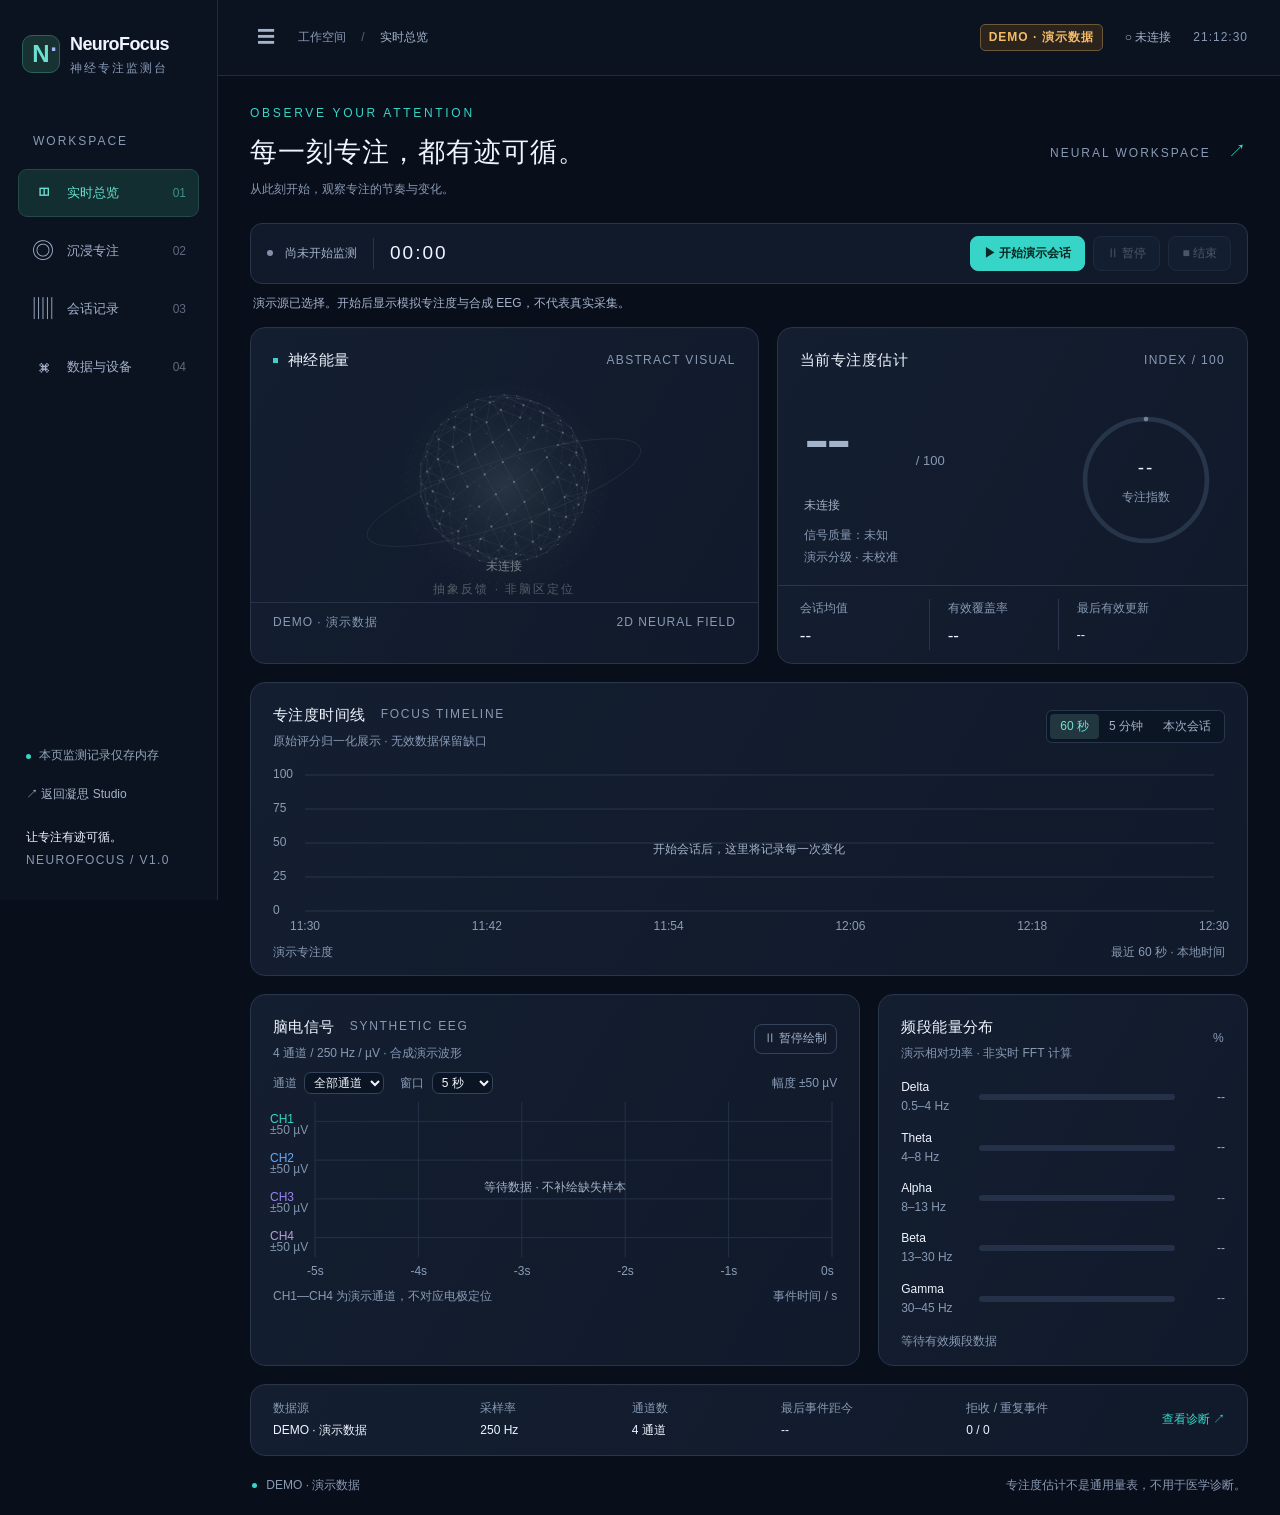
<file: web/neurofocus/index.html>
<!doctype html>
<html lang="zh-CN">
<head>
  <meta charset="utf-8"><meta name="viewport" content="width=device-width,initial-scale=1">
  <meta name="description" content="NeuroFocus 神经专注监测台。可追溯的演示数据、专注趋势与合成 EEG 可视化。">
  <title>NeuroFocus · 神经专注监测台</title>
  <link rel="icon" href="data:image/svg+xml,%3Csvg xmlns='http://www.w3.org/2000/svg' viewBox='0 0 40 40'%3E%3Crect width='40' height='40' rx='10' fill='%23090e1b'/%3E%3Cpath d='M5 21h8l4-10 6 19 4-9h8' fill='none' stroke='%2337d5c7' stroke-width='3'/%3E%3C/svg%3E">
  <link rel="stylesheet" href="./style.css">
</head>
<body>
<a class="skip-link" href="#main">跳到主内容</a>
<div class="shell">
  <aside class="rail">
    <a class="brand" href="#/dashboard" aria-label="NeuroFocus 首页"><span class="brand-mark">N<span>·</span></span><span class="brand-name">NeuroFocus<small>神经专注监测台</small></span></a>
    <span class="nav-caption">WORKSPACE</span>
    <nav id="workspace-nav" aria-label="主导航">
      <a href="#/dashboard" data-route="dashboard"><span class="nav-icon">◫</span><span>实时总览</span><i>01</i></a>
      <a href="#/focus" data-route="focus"><span class="nav-icon">◎</span><span>沉浸专注</span><i>02</i></a>
      <a href="#/analysis" data-route="analysis"><span class="nav-icon">▥</span><span>会话记录</span><i>03</i></a>
      <a href="#/device" data-route="device"><span class="nav-icon">⌘</span><span>数据与设备</span><i>04</i></a>
    </nav>
    <div class="rail-bottom"><div class="local-indicator"><span></span> 本页监测记录仅存内存</div><a class="studio-link" href="../#/start">↗ 返回凝思 Studio</a><p>让专注有迹可循。</p><small>NEUROFOCUS / V1.0</small></div>
  </aside>
  <div class="workspace">
    <header class="topbar"><button id="nav-collapse" class="nav-collapse" aria-label="收起导航" aria-expanded="true" aria-controls="workspace-nav">☰</button><div class="breadcrumb">工作空间 <span>/</span> <b id="page-name">实时总览</b></div><div class="top-status"><span id="source-badge" class="source-tag">DEMO <span>演示数据</span></span><span id="connection" class="connection">○ 未连接</span><time id="wall-clock">--:--:--</time></div></header>
    <main id="main" tabindex="-1">
      <div class="page-heading"><div><div class="eyebrow">OBSERVE YOUR ATTENTION</div><h1 id="page-title">每一刻专注，都有迹可循<span>。</span></h1><p id="page-description">从此刻开始，观察专注的节奏与变化。</p></div><span class="workspace-label">NEURAL WORKSPACE <span>↗</span></span></div>
      <div class="session-bar"><div class="session-info"><span class="pulse-dot"></span><span id="session-label">尚未开始会话</span><time id="session-clock">00:00</time></div><div class="session-actions"><button id="start" class="primary">▶ 开始演示会话</button><button id="pause" disabled>Ⅱ 暂停</button><button id="stop" disabled>■ 结束</button></div></div>
      <div id="announcement" class="notice" role="status" aria-live="polite">演示源已选择。开始后显示模拟专注度与合成 EEG，不代表真实采集。</div>

      <section id="dashboard-page" class="page-section" aria-label="实时总览">
        <div class="hero-grid">
          <article class="panel orb-panel"><div class="panel-heading"><h2><span class="tiny-square"></span> 神经能量</h2><span class="quiet-tag">ABSTRACT VISUAL</span></div><div id="orb" class="orb idle" role="img" aria-label="抽象神经能量球，非真实脑区活动图"><svg viewBox="0 0 440 330" aria-hidden="true"><defs><radialGradient id="orb-fill"><stop stop-color="#32d4c4" stop-opacity=".32"/><stop offset=".62" stop-color="#278995" stop-opacity=".12"/><stop offset="1" stop-color="#5378d4" stop-opacity="0"/></radialGradient><linearGradient id="orb-line" x1="0" y1="0" x2="1" y2="1"><stop stop-color="#77eddb"/><stop offset=".5" stop-color="#398fbd"/><stop offset="1" stop-color="#a693e8"/></linearGradient></defs><circle cx="220" cy="162" r="145" fill="url(#orb-fill)"/><g id="orb-lines" fill="none" stroke="url(#orb-line)" stroke-width=".7"></g><g id="orb-particles" fill="#80f0df"></g><ellipse cx="220" cy="171" rx="188" ry="42" fill="none" stroke="#526987" stroke-width=".5" transform="rotate(-18 220 171)"/><circle cx="220" cy="162" r="128" fill="none" stroke="#7e9cc2" stroke-width=".5" stroke-dasharray="2 9" opacity=".5"/></svg><div class="orb-caption"><span id="orb-status">等待演示信号</span><small>抽象反馈 · 非脑区定位</small></div></div><div class="orb-footer"><span id="orb-source"><i class="legend-dot"></i> 合成数据驱动</span><span>2D NEURAL FIELD</span></div></article>
          <article class="panel score-panel"><div class="panel-heading"><h2>当前专注度估计</h2><span class="quiet-tag">INDEX / 100</span></div><div class="score-layout"><div><div class="score-number"><span id="score">--</span><span>/ 100</span></div><div id="score-status" class="score-status">等待有效数据</div><p class="score-note"><span id="quality-status">信号质量：未知</span><br><span id="calibration-note">演示分级 · 未校准</span></p></div><div class="gauge"><svg viewBox="0 0 160 160" aria-hidden="true"><circle class="gauge-track" cx="80" cy="80" r="65"/><circle id="gauge-value" cx="80" cy="80" r="65" pathLength="100" stroke-dasharray="0 100"/></svg><div><span id="ring-score">--</span><small>专注指数</small></div></div></div><div class="score-stats"><div><small>会话均值</small><strong id="mean">--</strong></div><div><small>有效覆盖率</small><strong id="coverage">--</strong></div><div><small>最后有效更新</small><strong id="last-update">--</strong></div></div></article>
        </div>
        <article class="panel trend-panel"><div class="panel-heading"><div><h2>专注度时间线 <span class="heading-sub">FOCUS TIMELINE</span></h2><p class="panel-description">原始评分归一化展示 · 无效数据保留缺口</p></div><div class="segmented" role="group" aria-label="趋势时间范围"><button class="selected" data-range="60" aria-pressed="true">60 秒</button><button data-range="300" aria-pressed="false">5 分钟</button><button data-range="session" aria-pressed="false">本次会话</button></div></div><div class="chart-wrapper"><canvas id="trend" aria-label="专注度时间趋势，0 到 100，横轴为事件时间" role="img"></canvas><output id="trend-tooltip" class="chart-tooltip" hidden></output><span id="trend-empty" class="chart-empty">开始会话后，这里将记录每一次变化</span></div><div class="chart-footer"><span id="trend-legend"><i class="legend-dot"></i> 演示专注度</span><span id="trend-window">最近 60 秒 · 本地时间</span></div></article>
        <div class="data-grid"><article class="panel eeg-panel"><div class="panel-heading"><div><h2>脑电信号 <span id="eeg-kind" class="heading-sub">SYNTHETIC EEG</span></h2><p id="eeg-description" class="panel-description">4 通道 / 250 Hz / µV · 合成演示波形</p></div><button id="freeze" class="small-button" aria-pressed="false">Ⅱ 暂停绘制</button></div><div class="wave-options"><label>通道 <select id="channel"><option value="all">全部通道</option><option value="0">CH1</option><option value="1">CH2</option><option value="2">CH3</option><option value="3">CH4</option></select></label><label>窗口 <select id="wave-window"><option value="2">2 秒</option><option value="5" selected>5 秒</option><option value="10">10 秒</option></select></label><span>幅度 ±50 µV</span></div><div class="eeg-wrapper"><canvas id="eeg" aria-label="合成 EEG 多通道波形，单位微伏" role="img"></canvas><span id="eeg-empty" class="chart-empty">等待数据 · 不补绘缺失样本</span></div><div class="chart-footer"><span id="channel-note">CH1—CH4 为演示通道，不对应电极定位</span><span>事件时间 / s</span></div></article>
        <article class="panel band-panel"><div class="panel-heading"><div><h2>频段能量分布</h2><p id="band-description" class="panel-description">演示相对功率 · 非实时 FFT 计算</p></div><span class="quiet-tag">%</span></div><div id="bands" class="bands"></div><p id="band-status" class="band-note">模拟生成 · 窗口 1 秒 · ratio</p></article></div>
        <div class="diagnostics panel"><div><small>数据源</small><strong id="data-source">DEMO · 模拟生成</strong></div><div><small>采样率</small><strong id="sample-rate">--</strong></div><div><small>通道数</small><strong id="channel-count">--</strong></div><div><small>最后事件距今</small><strong id="data-age">--</strong></div><div><small>拒收 / 重复事件</small><strong id="rejected">0 / 0</strong></div><a href="#/device">查看诊断 ↗</a></div>
      </section>

      <section id="focus-page" class="page-section" hidden aria-label="沉浸专注"><article class="panel immersion"><span class="eyebrow">ONE MOMENT AT A TIME</span><h2>给自己一段安静的时间</h2><div id="focus-score" class="focus-score">--</div><p id="focus-state">等待有效演示数据</p><label>训练时长 <select id="duration"><option value="5">5 分钟</option><option value="10">10 分钟</option><option value="25">25 分钟</option><option value="0" selected>不限时</option></select></label><p id="remaining">在上方开始会话，计时随有效操作推进</p><p id="focus-description" class="subtle">分数描述当前演示场景，不评价你的能力。</p></article></section>
      <section id="analysis-page" class="page-section" hidden aria-label="会话记录"><article class="panel history-panel"><div class="panel-heading"><div><h2>本次浏览期间的会话</h2><p class="panel-description">仅存内存，最多保留最近 10 次；刷新即清除。导出为专注事件记录。</p></div></div><div id="history"></div></article></section>
      <section id="device-page" class="page-section" hidden aria-label="数据与设备"><div class="device-grid"><article class="panel settings"><h2>数据源</h2><label>当前适配器<select id="source"><option value="demo">DEMO · 可复现演示源</option><option value="studio">Studio 会话 · API/SSE（LSL 或后端仿真）</option><option value="replay" disabled>REPLAY · 文件回放（后续版本）</option></select></label><div id="studio-options" hidden><label>访问令牌（如服务启用鉴权）<input id="studio-token" type="password" autocomplete="off"></label><button id="refresh-sessions">刷新后台会话</button><label>运行中的后台会话<select id="studio-session"><option value="">请刷新并选择会话</option></select></label><a class="studio-link" href="../#/start">↗ 在 Studio 开始检测或选择 LSL 设备</a><p class="subtle">本页只附着已有会话。暂停/结束监测不会取消后台检测；模拟 LSL 仍标为 DEMO。</p></div><label>演示诊断场景<select id="scenario"><option value="normal">正常 · 缓慢变化</option><option value="high">高分区间</option><option value="medium">中分区间</option><option value="low">低分区间</option><option value="poor">信号质量不足</option><option value="stale">断流 · 3 秒后过期</option><option value="disconnected">断开连接</option><option value="calibrating">校准中</option><option value="score-only">仅专注分数 · 无 EEG / 频段</option></select></label><button id="reconnect">↻ 恢复正常演示信号</button><p class="subtle">恢复按钮仅控制演示适配器，不代表真实设备重连。</p></article><article class="panel settings"><h2>显示与评分</h2><label class="check-label"><input type="checkbox" id="reduced-motion"> 减少动态效果</label><p class="subtle">同时遵循系统“减少动态效果”设置。</p><div class="thresholds"><label>中区间起点<input id="threshold-low" type="number" min="1" max="98" value="40"></label><label>高区间起点<input id="threshold-high" type="number" min="2" max="99" value="70"></label></div><button id="apply-thresholds">应用演示分级</button><p class="subtle">默认 40 / 70，最短驻留 2 秒。仅为可配置的演示标签；未经个人校准。</p><p>设备校准：<span class="muted">未提供厂商硬件校准接口；个体基线由后台检测流程建立</span></p></article></div><article class="panel metadata-panel"><h2>元数据与能力</h2><div id="metadata"></div></article><article class="panel events-panel"><h2>事件与诊断</h2><ol id="events"></ol></article></section>
      <footer class="page-footer"><span><i class="legend-dot"></i> <span id="footer-source">DEMO 环境 · 所有数值仅用于产品演示</span></span><span>专注度估计不是通用量表，不用于医学诊断。</span></footer>
    </main>
  </div>
</div>
<noscript>此监测台需要启用 JavaScript。所有演示数据均在浏览器本地生成。</noscript>
<script type="module" src="./app.mjs"></script>
</body></html>
</file>
<file: web/neurofocus/style.css>
@charset "UTF-8";
:root{color-scheme:dark;--bg:#090e1b;--panel:#121b2c;--raised:#172238;--border:#28354a;--text:#f0f5ff;--secondary:#a3b3ca;--muted:#889ab5;--cyan:#37d5c7;--blue:#64abfa;--violet:#9b84f2;--warn:#f4bb68;--error:#f27786;font-family:Inter,"Segoe UI","Microsoft YaHei",sans-serif;font-size:14px;line-height:1.6;color:var(--text);background:var(--bg)}
*{box-sizing:border-box}body{margin:0}button,select,input{font:inherit}button,a,select,input{-webkit-tap-highlight-color:transparent}a{color:inherit;text-decoration:none}button{background:#1b293d;color:var(--secondary);border:1px solid #34435b;border-radius:8px;padding:9px 16px;cursor:pointer;white-space:nowrap;transition:background .18s,color .18s,border-color .18s}button:hover:not(:disabled){background:#283d51;color:var(--text);border-color:#65909a}button:disabled{opacity:.4;cursor:not-allowed}.primary{background:var(--cyan);color:#092823;border-color:var(--cyan);font-weight:650}.primary:hover:not(:disabled){background:#79e9dc;color:#092823}button:focus-visible,a:focus-visible,select:focus-visible,input:focus-visible{outline:2px solid var(--cyan);outline-offset:4px}select,input[type=number]{background:#0b1423;border:1px solid #34435b;color:var(--text);border-radius:7px;padding:7px 10px;max-width:100%}h1,h2,p{margin:0}h2{font-size:15px;font-weight:550;letter-spacing:.03em}small{font-size:12px}time,.score-number,.score-stats strong,.diagnostics strong{font-variant-numeric:tabular-nums}button[aria-pressed=true]{color:var(--cyan)}[hidden]{display:none!important}.skip-link{position:fixed;top:-70px;left:20px;z-index:10;background:var(--cyan);color:#092823;padding:12px}.skip-link:focus{top:10px}
.shell{display:grid;grid-template-columns:218px minmax(0,1fr);min-height:100vh}.rail{position:sticky;top:0;align-self:start;height:100vh;background:#0b1220;border-right:1px solid #1f2b40;padding:30px 18px;display:flex;flex-direction:column}.brand{display:flex;align-items:center;gap:10px;margin:0 4px 54px}.brand-mark{height:38px;width:38px;display:grid;place-content:center;position:relative;background:#183232;color:#6be0d2;font-size:24px;font-weight:600;border-radius:10px;border:1px solid #2b605b}.brand-mark span{position:absolute;right:2px;top:-6px;color:#a7b5ff}.brand-name{font-size:18px;font-weight:600;letter-spacing:-.6px}.brand-name small{display:block;color:var(--muted);font-weight:400;font-size:12px;letter-spacing:2px}.nav-caption{font-size:12px;letter-spacing:2px;color:var(--muted);margin:0 15px 18px}.rail nav{display:grid;gap:10px}.rail nav a{display:flex;align-items:center;gap:12px;padding:12px;color:var(--secondary);border:1px solid transparent;border-radius:9px;font-size:13px}.rail nav a:hover{background:#152033}.rail nav a[aria-current=page]{background:#122e30;color:#69dfd2;border-color:#254849}.nav-icon{font-size:22px;width:24px;line-height:1;text-align:center}.rail nav i{font-size:12px;font-style:normal;margin-left:auto;opacity:.55}.rail-bottom{margin-top:auto;padding:18px 8px 0}.local-indicator{font-size:12px;color:#94a8b9;white-space:nowrap}.local-indicator span{display:inline-block;width:5px;height:5px;background:var(--cyan);border-radius:50%;margin-right:5px}.studio-link{display:block;font-size:12px;margin:20px 0;color:var(--secondary)}.rail-bottom p{font-size:12px;margin-top:24px}.rail-bottom>small{font-size:12px;letter-spacing:1.4px;color:var(--muted)}
.workspace{min-width:0}.topbar{height:76px;padding:0 32px;border-bottom:1px solid #202b3e;display:flex;align-items:center;justify-content:space-between;gap:16px;background:#0c1320}.breadcrumb{font-size:12px;color:var(--muted)}.breadcrumb span{padding:0 12px;color:#54657e}.breadcrumb b{font-weight:400;color:var(--secondary)}.top-status{display:flex;align-items:center;gap:22px;font-size:12px}.top-status time{color:var(--muted);letter-spacing:1px}.source-tag{color:var(--warn);padding:3px 8px;border:1px solid #6e583a;background:#2a241d;font-size:12px;letter-spacing:1px;border-radius:5px;font-weight:600}.source-tag span{font-weight:400;margin-left:6px;letter-spacing:0}.connection{color:var(--secondary)}.connection[data-state=valid]{color:var(--cyan)}.connection[data-state=poor],.connection[data-state=stale]{color:var(--warn)}
main{padding:28px 32px 20px;max-width:1840px;margin:auto}.page-heading{display:flex;align-items:center;justify-content:space-between;gap:20px;margin-bottom:24px}.eyebrow{font-size:12px;color:var(--cyan);letter-spacing:2.7px;margin-bottom:9px}h1{font-size:27px;letter-spacing:1px;font-weight:550;line-height:1.5}h1>span{color:var(--cyan)}.page-heading p{font-size:12px;color:var(--muted);margin-top:7px}.workspace-label{color:var(--muted);font-size:12px;letter-spacing:2px;white-space:nowrap}.workspace-label>span{color:var(--cyan);font-size:18px;margin-left:12px}.session-bar{display:flex;justify-content:space-between;align-items:center;gap:12px;background:#101a2b;border:1px solid var(--border);border-radius:12px;padding:12px 16px}.session-info{display:flex;align-items:center;gap:12px;font-size:12px;color:var(--secondary)}.pulse-dot{width:6px;height:6px;border-radius:50%;background:#8390a8}.session-info time{color:var(--text);font-size:19px;letter-spacing:2px;border-left:1px solid var(--border);padding-left:16px;margin-left:4px}.session-actions{display:flex;gap:8px}.session-actions button{padding:7px 13px;font-size:12px}.notice{padding:10px 3px 14px;font-size:12px;color:var(--secondary);min-height:40px}.notice[data-tone=warning]{color:var(--warn)}
.panel{background:linear-gradient(120deg,#131e30,#111a2b);border:1px solid var(--border);border-radius:15px;min-width:0;overflow:hidden;box-shadow:inset 0 1px 0 #ffffff03}.panel-heading{display:flex;justify-content:space-between;align-items:center;gap:12px;padding:20px 22px 0}.panel-heading h2{display:flex;align-items:center;gap:10px}.quiet-tag{font-size:12px;letter-spacing:1.3px;color:var(--muted)}.heading-sub{font-size:12px;letter-spacing:1.7px;color:var(--muted);font-weight:400;margin-left:5px}.tiny-square{display:inline-block;height:5px;width:5px;background:var(--cyan)}.hero-grid{display:grid;grid-template-columns:1.08fr 1fr;gap:18px}.orb-panel{position:relative}.orb{position:relative;max-width:440px;margin:-10px auto -12px;height:252px;opacity:.9}.orb svg{height:100%;width:100%;overflow:visible}.orb.valid #orb-lines{animation:breathe 5s ease-in-out infinite;transform-origin:220px 162px}.orb.idle,.orb.poor,.orb.stale,.orb.calibrating,.orb.paused,.orb.disconnected{filter:saturate(.15);opacity:.5}.orb-caption{position:absolute;bottom:15px;left:0;right:0;text-align:center;font-size:12px;color:#cae9ec}.orb-caption small{display:block;font-size:12px;color:var(--muted);letter-spacing:2px;margin-top:4px}.orb-footer{display:flex;justify-content:space-between;border-top:1px solid #263348;padding:10px 22px;color:var(--muted);font-size:12px;letter-spacing:1px}.legend-dot{display:inline-block;width:5px;height:5px;border-radius:50%;background:var(--cyan);vertical-align:middle;margin-right:6px}.score-layout{display:flex;align-items:center;justify-content:space-between;padding:20px 26px 17px;gap:12px}.score-number{line-height:1.2;display:flex;align-items:baseline;gap:12px}.score-number>span:first-child{font-size:78px;font-weight:350;letter-spacing:-4px;color:var(--cyan);min-width:100px}.score-number>span:last-child{font-size:13px;color:var(--muted)}.score-status{font-size:12px;color:#82ddcb;margin:10px 0}.score-note{font-size:12px;color:var(--muted);line-height:1.8}.gauge{position:relative;width:150px;flex-shrink:0}.gauge svg{display:block;width:100%;transform:rotate(-90deg)}.gauge circle{fill:none;stroke-width:5}.gauge-track{stroke:#26354a}#gauge-value{stroke:var(--cyan);stroke-linecap:round;transition:stroke-dasharray .65s ease}.gauge>div{position:absolute;inset:0;display:flex;justify-content:center;align-items:center;flex-direction:column}.gauge>div>span{font-size:19px;letter-spacing:2px}.gauge small{font-size:12px;color:var(--muted);margin-top:4px}.score-stats{display:grid;grid-template-columns:1fr 1fr 1.3fr;border-top:1px solid var(--border);padding:13px 22px}.score-stats>div+div{border-left:1px solid var(--border);padding-left:18px}.score-stats small{display:block;color:var(--muted);font-size:12px}.score-stats strong{font-size:17px;font-weight:450;display:block;margin-top:4px}.score-stats>div:last-child strong{font-size:13px;padding-top:3px}
.trend-panel{margin-top:18px}.panel-description{font-size:12px;color:var(--muted);margin-top:5px}.segmented{background:#0c1524;border-radius:6px;border:1px solid #28364b;display:flex;padding:3px}.segmented button{padding:3px 10px;background:transparent;border:0;font-size:12px;border-radius:4px}.segmented .selected{background:#22363f;color:#72e0d4}.chart-wrapper{height:174px;position:relative;margin:12px 18px 0}.chart-wrapper canvas,.eeg-wrapper canvas{width:100%;height:100%;display:block}.chart-empty{position:absolute;inset:0;display:flex;align-items:center;justify-content:center;color:var(--secondary);font-size:12px;pointer-events:none;padding:20px;text-align:center}.chart-footer{padding:6px 22px 13px;display:flex;justify-content:space-between;gap:14px;color:var(--muted);font-size:12px}.chart-tooltip{position:absolute;pointer-events:none;padding:5px 10px;background:#24364c;border:1px solid #50647d;border-radius:6px;color:var(--text);font-size:12px;z-index:1;white-space:nowrap}.data-grid{display:grid;grid-template-columns:1.65fr 1fr;gap:18px;margin-top:18px}.small-button{font-size:12px;padding:4px 9px;background:transparent}.wave-options{display:flex;gap:16px;align-items:center;padding:9px 22px 0;font-size:12px;color:var(--muted)}.wave-options select{font-size:12px;padding:2px 5px;margin-left:4px}.wave-options>span{margin-left:auto}.eeg-wrapper{height:187px;margin:0 18px;position:relative}.bands{padding:15px 22px 0;display:grid;gap:12px}.band-row{display:grid;grid-template-columns:65px 1fr 37px;gap:13px;align-items:center;font-size:12px}.band-name small{display:block;font-size:12px;color:var(--muted)}.band-track{height:6px;background:#243149;border-radius:8px;overflow:hidden}.band-fill{height:100%;width:0;transition:width .4s;background:var(--cyan);border-radius:8px}.band-row:nth-child(2) .band-fill{background:#679ce0}.band-row:nth-child(3) .band-fill{background:#9b84f2}.band-row:nth-child(4) .band-fill{background:#37d5c7}.band-row:nth-child(5) .band-fill{background:#b5b1db}.band-value{text-align:right;color:var(--secondary);font-variant-numeric:tabular-nums}.band-note{font-size:12px;color:var(--muted);padding:14px 22px}.diagnostics{margin-top:18px;padding:14px 22px;display:flex;justify-content:space-between;align-items:center;gap:14px}.diagnostics small{display:block;font-size:12px;color:var(--muted)}.diagnostics strong{display:block;font-size:12px;font-weight:450;margin-top:3px}.diagnostics a{font-size:12px;color:var(--cyan)}.page-footer{display:flex;justify-content:space-between;gap:15px;font-size:12px;color:var(--muted);padding:20px 2px 0}
.device-grid{display:grid;grid-template-columns:1fr 1fr;gap:18px}.settings{padding:24px}.settings h2{margin-bottom:20px}.settings label{display:block;font-size:12px;color:var(--secondary);margin:16px 0 10px}.settings label select{display:block;width:100%;margin-top:8px}.subtle,.muted{font-size:12px;color:var(--secondary)}.settings .subtle{font-size:12px;line-height:1.9;margin:12px 0}.settings .check-label{display:flex;align-items:center;gap:10px}input[type=checkbox]{accent-color:var(--cyan);width:16px;height:16px}.thresholds{display:flex;gap:16px}.thresholds label{flex:1}.thresholds input{width:100%;display:block;margin-top:8px}.metadata-panel,.events-panel,.history-panel{padding:24px;margin-top:18px}.metadata-panel h2,.events-panel h2{margin-bottom:16px}#metadata{display:grid;grid-template-columns:repeat(3,minmax(0,1fr));gap:15px;font-size:12px}#metadata small{display:block;font-size:12px;color:var(--muted);margin-bottom:4px}#metadata strong{font-weight:450;overflow-wrap:anywhere}.events-panel ol{padding:0;list-style:none;font-size:12px;color:var(--secondary);max-height:260px;overflow-y:auto}.events-panel li{border-top:1px solid #233149;padding:8px 0;display:flex;gap:16px}.events-panel time{color:var(--muted);flex-shrink:0}.immersion{text-align:center;padding:55px 20px 70px;min-height:480px}.immersion h2{font-size:24px;font-weight:400;letter-spacing:3px}.focus-score{font-size:100px;font-weight:300;color:var(--cyan);margin:24px 0 0;line-height:1.4}.immersion label{display:block;margin:30px 0 12px;font-size:12px}.immersion select{margin-left:12px}.immersion .subtle{margin-top:24px}.history-panel{margin-top:0}.history-panel .panel-heading{padding:0 0 22px}.history-empty{padding:65px 20px;text-align:center;color:var(--secondary);font-size:13px}.history-row{border-top:1px solid var(--border);padding:20px 0;display:grid;grid-template-columns:1.4fr 1fr 1fr auto;gap:15px;align-items:center}.history-row small{display:block;color:var(--muted);font-size:12px}.history-row strong{font-size:16px;font-weight:400}.history-row .history-actions{display:flex;gap:8px}.history-actions button{font-size:12px;padding:6px 10px}.history-summary{font-size:12px;color:var(--secondary);grid-column:1/-1}.reduced-motion *, .reduced-motion *::before,.reduced-motion *::after{animation:none!important;transition:none!important}.invalid-score .score-number>span:first-child{color:var(--secondary)}.invalid-score .score-status{color:var(--secondary)}.invalid-score #gauge-value{stroke:#72839a}@keyframes breathe{0%,100%{opacity:.65;transform:scale(.98)}50%{opacity:1;transform:scale(1.02)}}
@media(min-width:1700px){main{padding:34px 42px 24px}.hero-grid{grid-template-columns:1.2fr 1fr}.orb{height:295px}.score-layout{padding:30px 35px}.score-number>span:first-child{font-size:88px}.gauge{width:176px}.score-stats{padding:19px 28px}.chart-wrapper{height:215px}.eeg-wrapper{height:222px}.bands{gap:17px}.topbar{padding:0 42px}}
@media(max-width:1279px){.shell{grid-template-columns:82px minmax(0,1fr)}.rail{padding:27px 12px}.brand{margin:0 9px 48px}.brand-mark{width:38px;flex-shrink:0}.brand-name,.rail nav a>span:not(.nav-icon),.rail nav i,.nav-caption,.rail-bottom{display:none}.rail nav a{justify-content:center;padding:13px 8px}main{padding:24px}.topbar{padding:0 24px}.workspace-label{display:none}.score-number>span:first-child{font-size:70px}.gauge{width:130px}.score-layout{padding:25px 22px}.heading-sub{display:none}}
@media(max-width:1023px){.hero-grid{grid-template-columns:1fr 1fr}.orb{height:240px}.score-layout{padding:20px 18px}.gauge{width:102px}.score-number>span:first-child{font-size:60px;min-width:72px}.score-number{gap:5px}.score-stats{padding:14px}.score-stats>div+div{padding-left:8px}.score-stats strong{font-size:14px}.data-grid{grid-template-columns:1fr}.band-panel .bands{grid-template-columns:1fr 1fr;gap:15px 25px}.band-panel .band-row:last-child{grid-column:1/-1}.diagnostics{flex-wrap:wrap}.device-grid{grid-template-columns:1fr}.top-status{gap:12px}.top-status time{display:none}.page-footer{flex-wrap:wrap}.history-row{grid-template-columns:1fr 1fr}.history-row .history-actions{grid-column:1/-1}}
@media(max-width:767px){.shell{display:block}.rail{position:static;height:auto;border-right:0;border-bottom:1px solid var(--border);padding:14px 16px;display:block}.brand{margin:0 0 15px;justify-content:center}.brand-name{display:block}.brand-mark{width:32px;height:32px;font-size:21px}.brand-name small{font-size:12px}.rail nav{display:grid;grid-template-columns:repeat(4,1fr);gap:5px}.rail nav a{padding:9px 3px;display:flex;flex-direction:column;gap:6px;font-size:12px}.rail nav a>span:not(.nav-icon){display:block}.nav-icon{font-size:18px}.topbar{height:auto;padding:12px 18px;justify-content:center}.breadcrumb{display:none}.top-status{gap:20px}main{padding:23px 16px 18px}h1{font-size:22px;letter-spacing:0}.page-heading{margin-bottom:20px}.eyebrow{font-size:12px;letter-spacing:2px}.page-heading p{font-size:12px}.session-bar{flex-wrap:wrap;padding:12px;gap:12px}.session-info{width:100%;justify-content:center}.session-actions{width:100%;justify-content:center}.session-actions button{font-size:12px;padding:8px 11px}.notice{font-size:12px;padding:10px 1px 14px}.hero-grid{grid-template-columns:1fr;gap:14px}.orb{height:230px}.orb-panel .panel-heading{padding-top:16px}.orb-footer{padding:10px 18px}.panel-heading{padding:18px 16px 0}.quiet-tag{font-size:12px}.score-layout{padding:21px 24px}.gauge{width:145px}.score-number>span:first-child{font-size:76px}.score-stats{padding:15px 20px}.score-stats strong{font-size:17px}.score-stats>div+div{padding-left:15px}.trend-panel{margin-top:14px}.trend-panel .panel-heading{align-items:flex-start;flex-wrap:wrap;gap:12px}.trend-panel .segmented{margin-left:auto}.chart-wrapper{margin:12px 8px 0;height:180px}.chart-footer{padding:8px 16px 13px;font-size:12px;flex-wrap:wrap;gap:6px}.data-grid{gap:14px;margin-top:14px}.wave-options{padding:12px 16px 0;gap:10px}.wave-options>span{font-size:12px}.eeg-wrapper{margin:0 8px;height:205px}.band-panel .bands{grid-template-columns:1fr;gap:13px;padding:18px}.band-panel .band-row:last-child{grid-column:auto}.band-row{grid-template-columns:65px 1fr 42px}.diagnostics{padding:16px;display:grid;grid-template-columns:1fr 1fr;margin-top:14px;gap:18px}.diagnostics a{align-self:end}.page-footer{font-size:12px;padding-top:18px}.immersion{padding:45px 15px}.immersion h2{font-size:19px;letter-spacing:1px}#metadata{grid-template-columns:1fr 1fr;gap:18px 10px}.metadata-panel,.events-panel,.history-panel,.settings{padding:20px 16px}.history-row{font-size:12px}.history-row strong{font-size:14px}.history-panel .panel-heading{display:block}.panel{border-radius:12px}}
.skip-link:not(:focus){clip-path:inset(100%);width:1px;height:1px;overflow:hidden;padding:0}
@media(prefers-reduced-motion:reduce){*,*::before,*::after{animation:none!important;transition:none!important}}

/* Desktop navigation and bounded score-to-visual mapping. */
.nav-collapse{border:0;background:transparent;padding:4px 7px;font-size:18px;color:var(--secondary)}
.topbar .breadcrumb{margin-right:auto}
.orb.valid svg{filter:brightness(calc(.85 + var(--focus-strength,0) * .3));transition:filter .65s ease}
@media(min-width:1280px){.nav-collapsed .shell{grid-template-columns:82px minmax(0,1fr)}.nav-collapsed .rail{padding:27px 12px}.nav-collapsed .brand{margin:0 9px 48px}.nav-collapsed .brand-mark{width:38px;flex-shrink:0}.nav-collapsed .brand-name,.nav-collapsed .rail nav a>span:not(.nav-icon),.nav-collapsed .rail nav i,.nav-collapsed .nav-caption,.nav-collapsed .rail-bottom{display:none}.nav-collapsed .rail nav a{justify-content:center;padding:13px 8px}}
@media(max-width:1279px){.nav-collapse{display:none}}

.topbar{position:sticky;top:0;z-index:5}

.orb:is(.connecting,.waiting,.error){filter:saturate(.15);opacity:.5}
</file>
